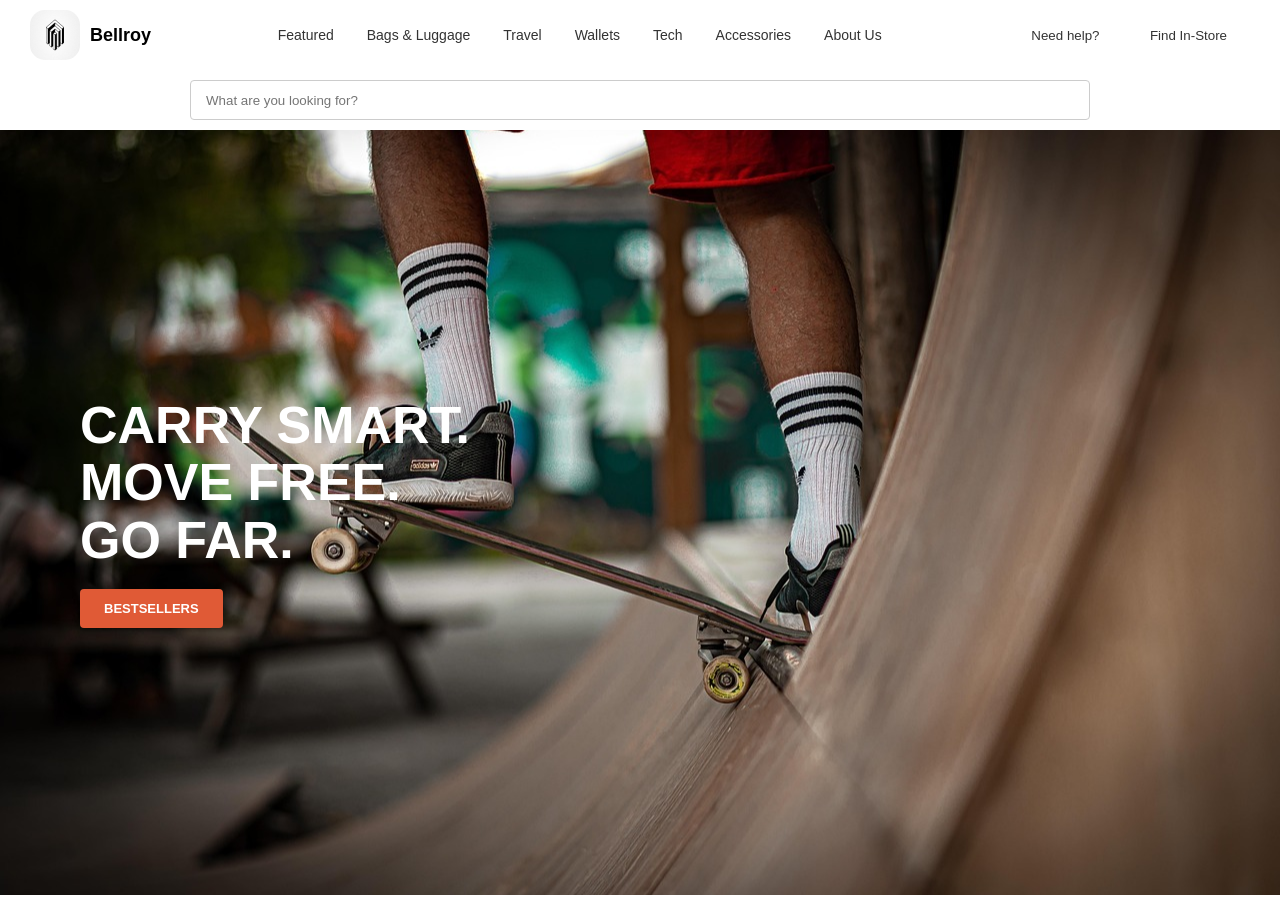
<file: bellroy-landing-page/html/index.html>
<!doctype html>
<html lang="en">
  <head>
    <meta charset="UTF-8" />
    <meta name="viewport" content="width=device-width, initial-scale=1.0" />
    <title>Bellroy Landing Page</title>
    <link rel="stylesheet" href="../css/style.css" />
  </head>
  <body>
    <!-- header -->
    <header class="header-container">
      <div class="brand-container">
        <img src="../img/logo.png" alt="logo-bellroy" class="logo-container" />
        <p class="bellroy-teks">Bellroy</p>
      </div>

      <nav class="nav-container">
        <ul class="ul-container">
          <li class="li-container">Featured</li>
          <li class="li-container">Bags & Luggage</li>
          <li class="li-container">Travel</li>
          <li class="li-container">Wallets</li>
          <li class="li-container">Tech</li>
          <li class="li-container">Accessories</li>
          <li class="li-container">About Us</li>
        </ul>
      </nav>

      <div class="button-container">
        <button type="button">Need help?</button>
        <button type="button">Find In-Store</button>
      </div>
    </header>
    <!-- header end -->

    <!-- search bar -->
    <div class="container-search">
      <form action="/search" method="GET" class="search-form">
        <input
          type="search"
          name="q"
          placeholder="What are you looking for?"
          class="input-container"
        />
      </form>
    </div>
    <!-- search bar end -->

    <!-- main -->
    <main class="hero-section">
      <div class="hero-content">
        <h1>CARRY SMART. <br />MOVE FREE. <br />GO FAR.</h1>
        <a href="#" class="btn-bestsellers">BESTSELLERS</a>
      </div>
    </main>
    <!-- main end -->
  </body>
</html>
</file>
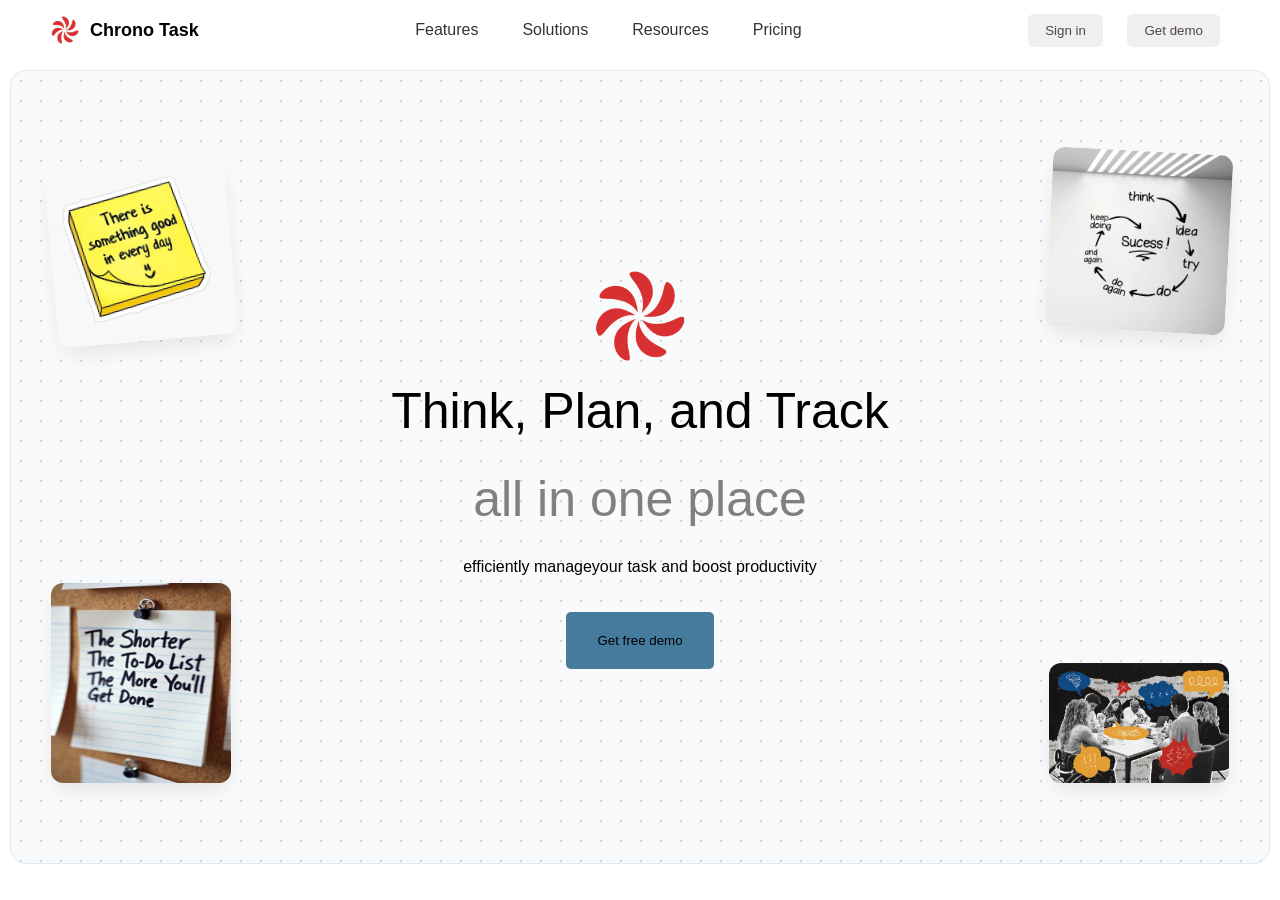
<file: chronotask-landing-page/html/index.html>
<!doctype html>
<html lang="en">
  <head>
    <meta charset="UTF-8" />
    <meta name="viewport" content="width=device-width, initial-scale=1.0" />
    <title>ChronoTask Landing Page</title>
    <link rel="stylesheet" href="../css/style.css" />
  </head>
  <body>
    <!-- header -->
    <header class="header-container">
      <div class="brand-container">
        <img src="../img/logo.png" alt="logo-chrono-task" class="logo-image" />

        <p class="chrono-teks">Chrono Task</p>
      </div>

      <nav class="navbar-container">
        <ul class="ul-nav">
          <li class="li-nav"><a href="" class="a-li">Features</a></li>
          <li class="li-nav"><a href="" class="a-li">Solutions</a></li>
          <li class="li-nav"><a href="" class="a-li">Resources</a></li>
          <li class="li-nav"><a href="" class="a-li">Pricing</a></li>
        </ul>
      </nav>

      <div class="button-container">
        <button class="button" type="submit">Sign in</button>
        <button class="button" type="button">Get demo</button>
      </div>
    </header>
    <!-- header end -->

    <!-- main -->
    <main class="main-container">
      <!-- Pindahkan 4 gambar ini ke DALAM main -->
      <img
        src="../img/sticky-note.png"
        class="floating-img img-top-left"
        alt="Sticky Note"
      />
      <img
        src="../img/reminders.png"
        class="floating-img img-top-right"
        alt="Reminders"
      />
      <img
        src="../img/today-task.png"
        class="floating-img img-bottom-left"
        alt="Today Tasks"
      />
      <img
        src="../img/integrations.png"
        class="floating-img img-bottom-right"
        alt="Integrations"
      />

      <div class="judul-container">
        <img src="../img/logo.png" alt="logo-layar" class="logo-judul" />
        <p class="teks-container">
          <span class="span-1">Think, Plan, and Track</span>
          <span class="span-2">all in one place</span
          ><span class="span-3"
            >efficiently manageyour task and boost productivity</span
          >
        </p>
        <button type="button" class="button-judul">Get free demo</button>
      </div>
    </main>
    <!-- main end -->
  </body>
</html>
</file>
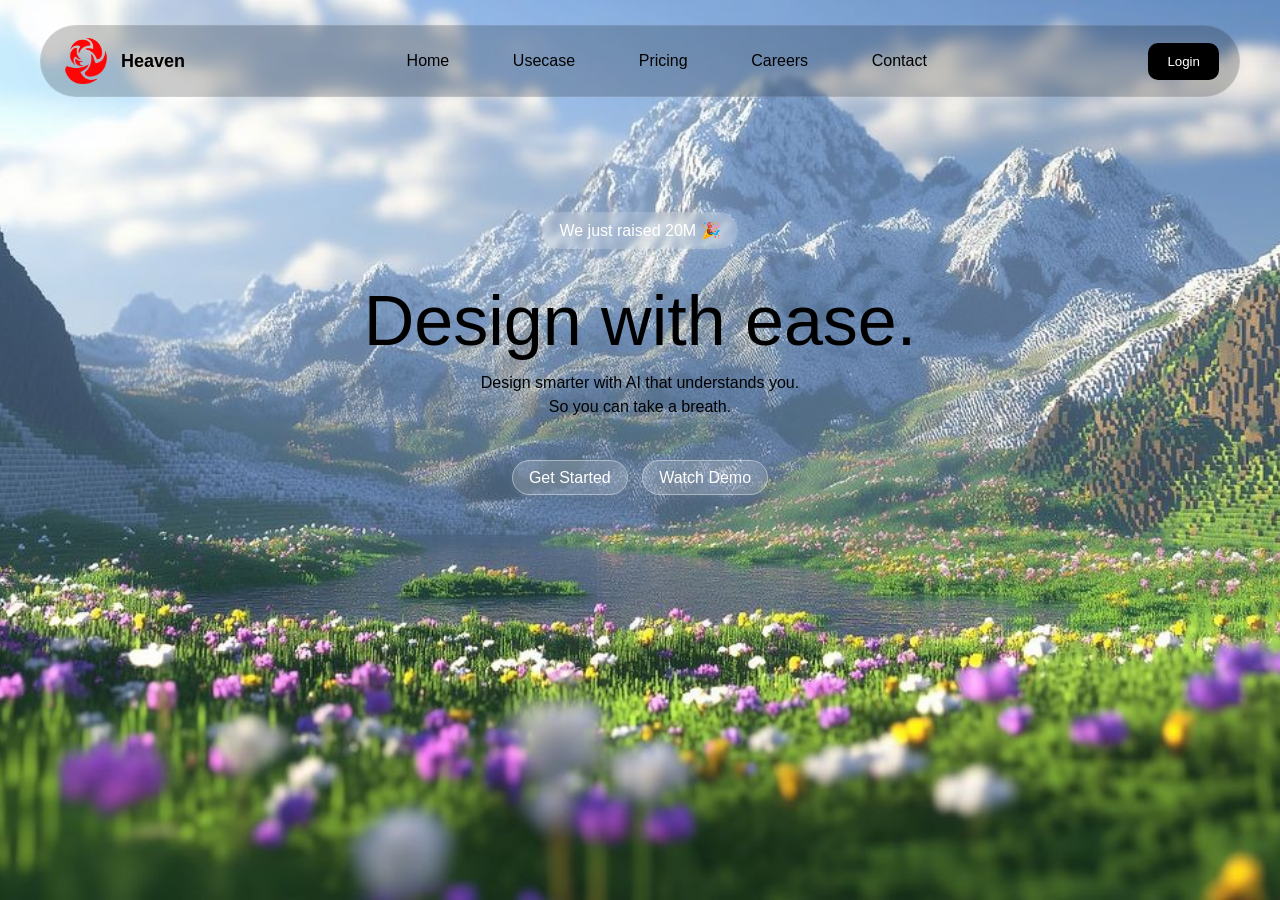
<file: heaven-landing-page/html/index.html>
<!doctype html>
<html lang="en">
  <head>
    <meta charset="UTF-8" />
    <meta name="viewport" content="width=device-width, initial-scale=1.0" />
    <title>Heaven landing page</title>
    <link rel="stylesheet" href="../css/style.css" />
  </head>
  <body>
    <!-- header -->
    <header class="header-container">
      <div class="brand-container">
        <img src="../img/logo.png" alt="" class="logo-img" />
        <p class="teks-heaven">Heaven</p>
      </div>

      <nav>
        <ul class="ul-container">
          <li class="li-container">Home</li>
          <li class="li-container">Usecase</li>
          <li class="li-container">Pricing</li>
          <li class="li-container">Careers</li>
          <li class="li-container">Contact</li>
        </ul>
      </nav>

      <button type="button" class="btn-header">Login</button>
    </header>
    <!-- header end -->

    <!-- main -->
    <main class="main-container">
      <p class="pill-badge">We just raised 20M 🎉</p>

      <div class="judul-container">
        <p class="judul-utama">Design with ease.</p>
        <p class="sub-judul">
          Design smarter with AI that understands you. <br> <span>So you can take a breath.</span>
        </p>
      </div>

      <div class="a-container">
        <a href="#" class="a-link">Get Started</a>
        <a href="#" class="a-link1">Watch Demo</a>
      </div>
    </main>
    <!-- main end -->
  </body>
</html>
</file>
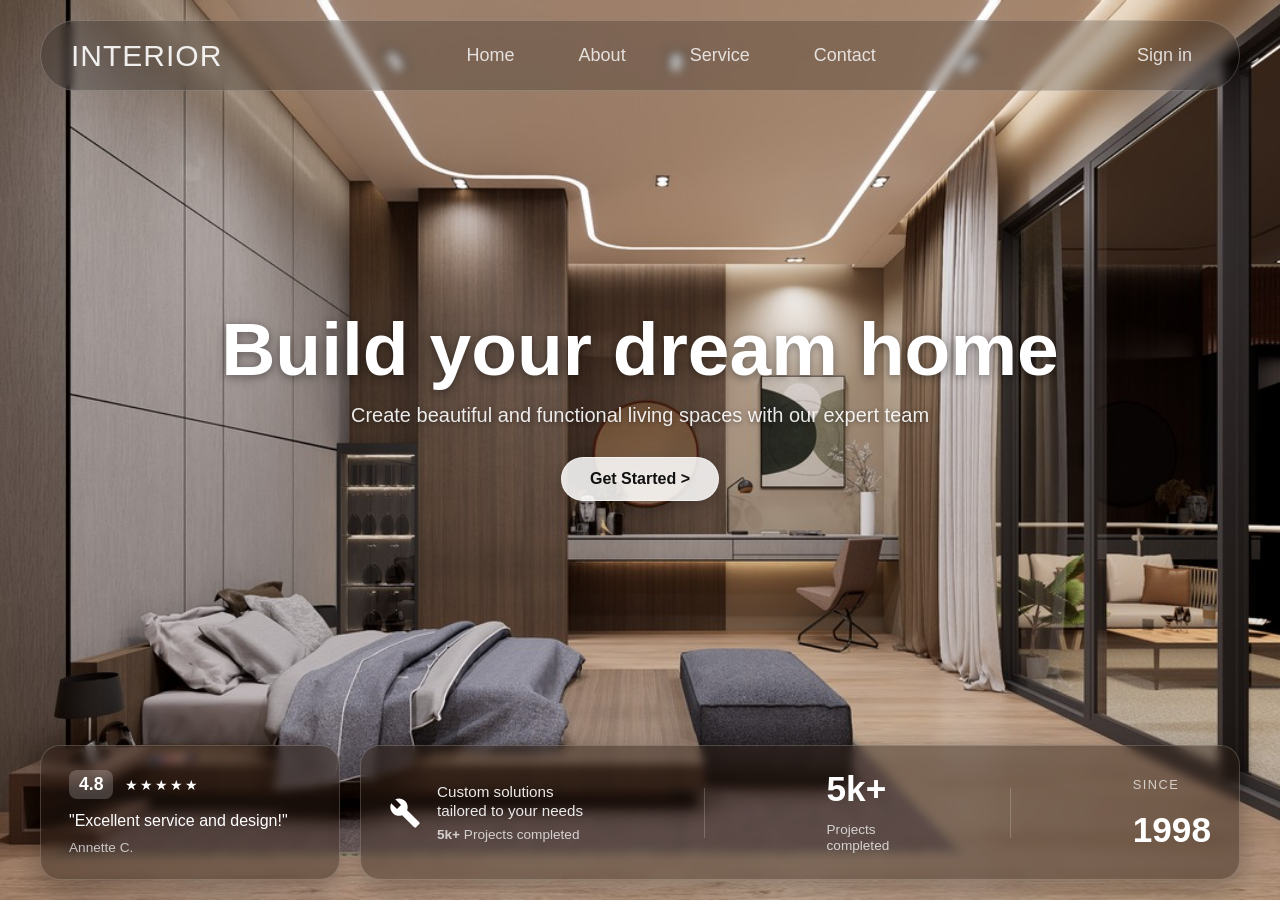
<file: interior-landing-page/html/index.html>
<!doctype html>
<html lang="en">
  <head>
    <meta charset="UTF-8" />
    <meta name="viewport" content="width=device-width, initial-scale=1.0" />
    <title>Interior Landing Page</title>
    <link rel="stylesheet" href="../css/style.css" />
  </head>
  <body>
    <!-- Header / Navbar -->
    <header class="header-container">
      <p class="interior-teks">INTERIOR</p>

      <nav>
        <ul class="ul-container">
          <li class="li-container">Home</li>
          <li class="li-container">About</li>
          <li class="li-container">Service</li>
          <li class="li-container">Contact</li>
        </ul>
      </nav>

      <a href="#" class="angker">Sign in</a>
    </header>
    <!-- Header End -->

    <!-- Main Content -->
    <main class="main-container">
      <!-- Judul & Tombol Utama -->
      <div class="judul-container">
        <p class="judul-teks">
          <span class="span1">Build your dream home</span>
          <span class="span2"
            >Create beautiful and functional living spaces with our expert
            team</span
          >
        </p>

        <button type="button" class="btn-main">Get Started &gt;</button>
      </div>

      <!-- Kartu Bagian Bawah -->
      <div class="bottom-cards">
        <!-- Kartu Kiri: Testimonial & Rating -->
        <div class="card-left">
          <div class="rating-header">
            <span class="score">4.8</span>
            <span class="stars">★★★★★</span>
          </div>
          <p class="quote">"Excellent service and design!"</p>
          <p class="author">Annette C.</p>
        </div>

        <!-- Kartu Kanan: Statistik & Layanan (Lebar) -->
        <div class="card-right">
          <!-- Kolom 1: Custom Solutions -->
          <div class="stat-item">
            <svg
              class="stat-icon"
              xmlns="http://www.w3.org/2000/svg"
              viewBox="0 0 24 24"
              fill="currentColor"
            >
              <path
                d="M22.7 19l-9.1-9.1c.9-2.3.4-5-1.5-6.9-2-2-5-2.4-7.4-1.3L9 6 6 9 1.6 4.7C.4 7.1.9 10.1 2.9 12.1c1.9 1.9 4.6 2.4 6.9 1.5l9.1 9.1c.4.4 1 .4 1.4 0l2.4-2.4c.4-.3.4-1 0-1.3z"
              />
            </svg>
            <div>
              <p class="stat-text">
                Custom solutions<br />tailored to your needs
              </p>
              <p class="stat-sub"><strong>5k+</strong> Projects completed</p>
            </div>
          </div>

          <!-- Garis Pembatas Vertikal -->
          <div class="divider"></div>

          <!-- Kolom 2: Projects Completed -->
          <div class="stat-item center-text">
            <h2>5k+</h2>
            <p class="stat-sub">Projects<br />completed</p>
          </div>

          <!-- Garis Pembatas Vertikal -->
          <div class="divider"></div>

          <!-- Kolom 3: Since Year -->
          <div class="stat-item right-text">
            <p class="stat-label">SINCE</p>
            <h2>1998</h2>
          </div>
        </div>
      </div>
    </main>
    <!-- Main End -->
  </body>
</html>
</file>
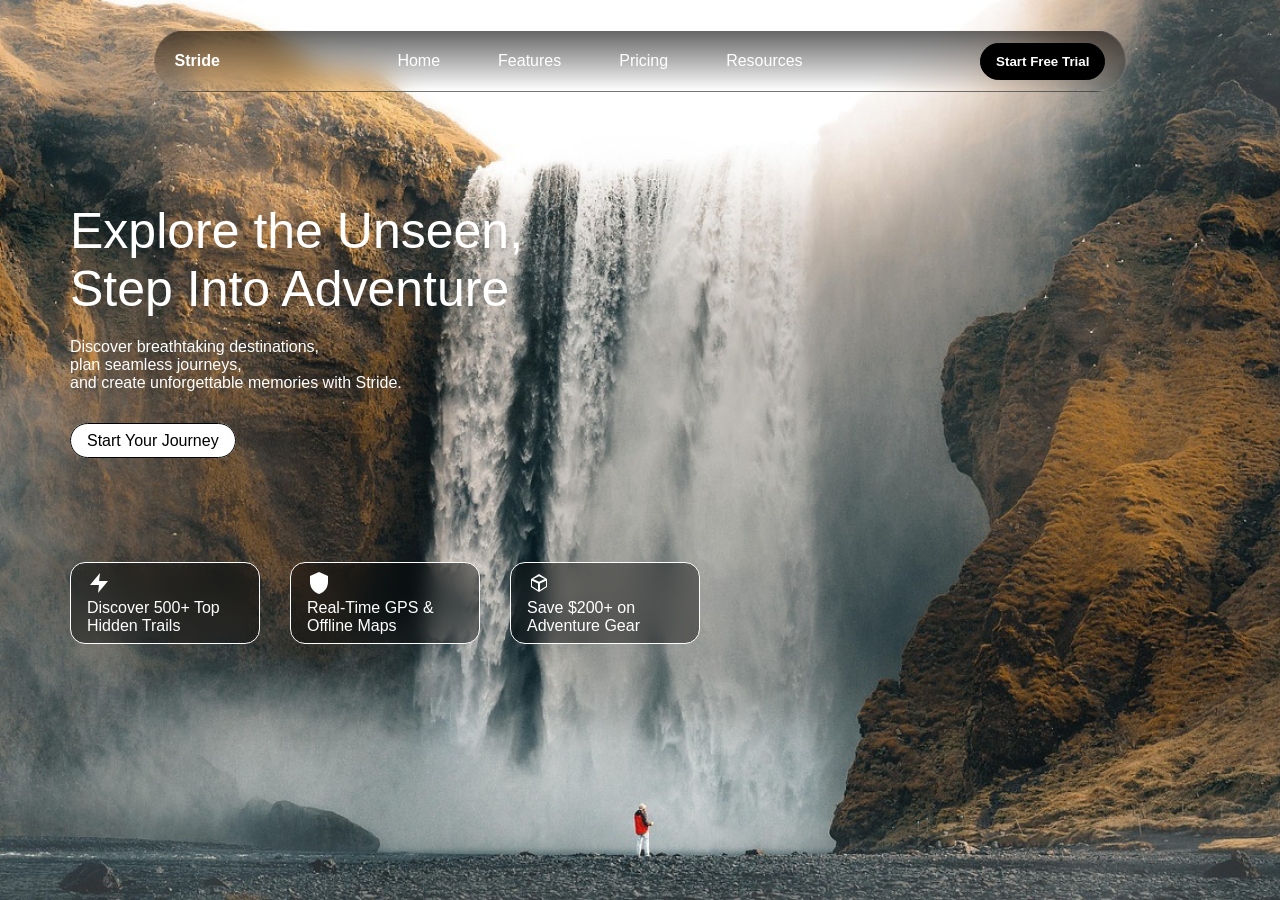
<file: stride-landing-page/html/index.html>
<!doctype html>
<html lang="en">
  <head>
    <meta charset="UTF-8" />
    <meta name="viewport" content="width=device-width, initial-scale=1.0" />
    <title>Stride landing page</title>
    <link rel="stylesheet" href="../css/style.css" />
  </head>
  <body>
    <!-- header -->
    <header class="header-container">
      <div class="stride-container">
        <p class="stride-teks">Stride</p>
      </div>

      <nav>
        <ul class="ul-container">
          <li class="li-container">Home</li>
          <li class="li-container">Features</li>
          <li class="li-container">Pricing</li>
          <li class="li-container">Resources</li>
        </ul>
      </nav>

      <button type="button" class="btn-header">Start Free Trial</button>
    </header>
    <!-- header end -->

    <!-- main -->
    <main class="main-container">
      <div class="deskripsi-container">
        <p class="judul-main">
          Explore the Unseen, <br />
          Step Into Adventure
        </p>
        <p class="deskripsi-main">
          Discover breathtaking destinations, <br />
          plan seamless journeys, <br />
          and create unforgettable memories with Stride.
        </p>
        <a href="#" class="btn-syj">Start Your Journey</a>
      </div>

      <div class="hero-cards">
        <div class="card-item">
          <!-- SVG Petir (⚡) Warna Putih -->
          <svg
            class="icon"
            xmlns="http://www.w3.org/2000/svg"
            viewBox="0 0 24 24"
            fill="white"
            width="24"
            height="24"
          >
            <path d="M13 2L3 14h9l-1 8 10-12h-9l1-8z" />
          </svg>
          <p>Discover 500+ Top Hidden Trails</p>
        </div>

        <div class="card-item">
          <!-- SVG Perisai (🛡️) Warna Putih -->
          <svg
            class="icon"
            xmlns="http://www.w3.org/2000/svg"
            viewBox="0 0 24 24"
            fill="white"
            width="24"
            height="24"
          >
            <path
              d="M12 1L3 5v6c0 5.55 3.84 10.74 9 12 5.16-1.26 9-6.45 9-12V5l-9-4z"
            />
          </svg>
          <p>Real-Time GPS & Offline Maps</p>
        </div>

        <div class="card-item">
          <!-- SVG Paket (📦) Warna Putih -->
          <svg
            class="icon"
            xmlns="http://www.w3.org/2000/svg"
            viewBox="0 0 24 24"
            fill="white"
            width="24"
            height="24"
          >
            <path
              d="M20 8l-8-5-8 5v8l8 5 8-5V8zm-8-2.7L17.8 8 12 10.7 6.2 8 12 5.3zM5 9.8l6 2.7v6.5l-6-3.8V9.8zm14 5.4l-6 3.8v-6.5l6-2.7v5.4z"
            />
          </svg>
          <p>Save $200+ on Adventure Gear</p>
        </div>
      </div>
    </main>
    <!-- main end -->
  </body>
</html>
</file>
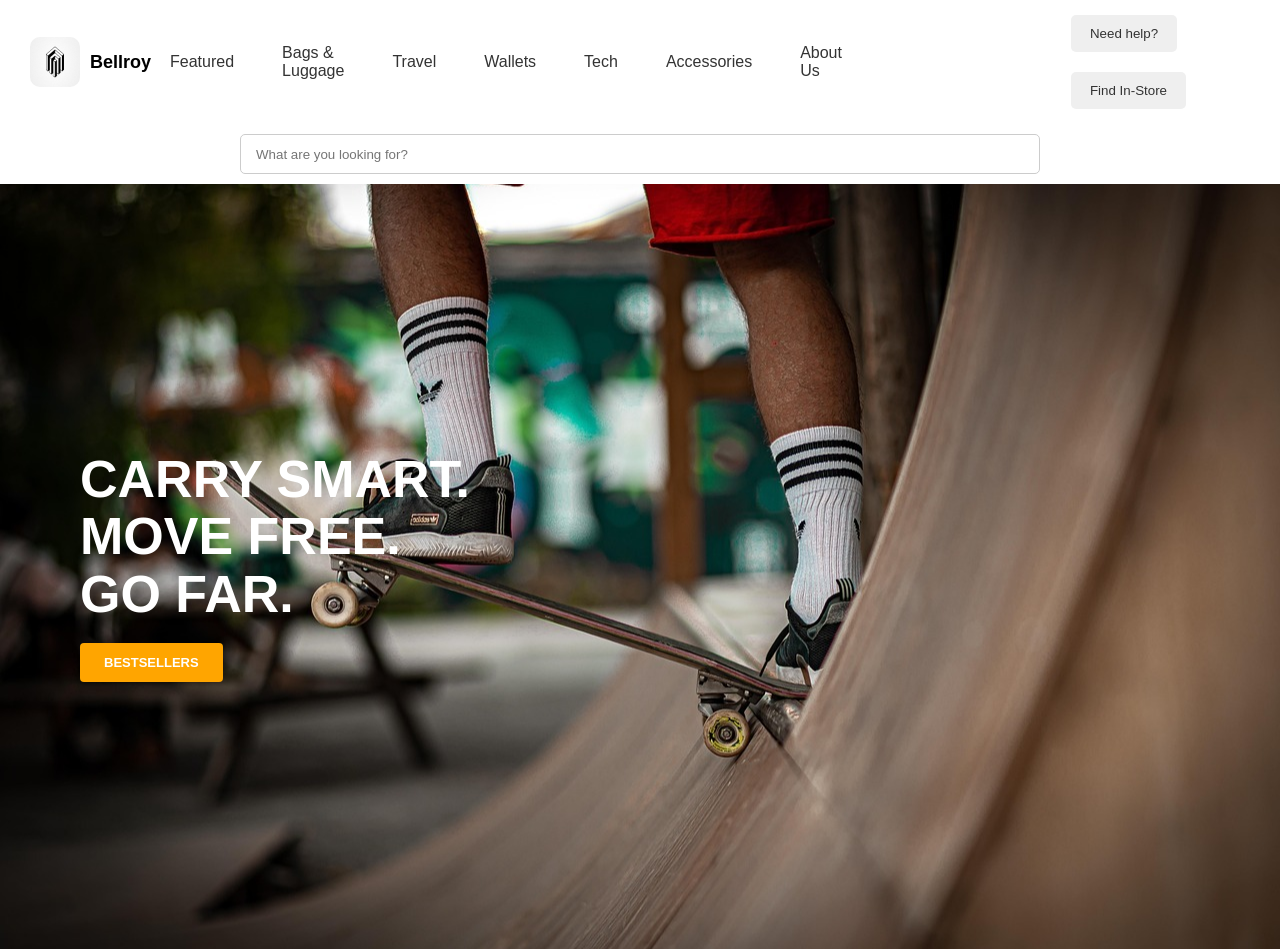
<file: bellroy-landing-page/html/try.html>
<!doctype html>
<html lang="en">
  <head>
    <meta charset="UTF-8" />
    <meta name="viewport" content="width=device-width, initial-scale=1.0" />
    <title>Try Bellroy Landing Page</title>
    <link rel="stylesheet" href="../css/try.css" />
  </head>
  <body>
    <!-- header -->
    <header class="header-container">
      <div class="brand-container">
        <img src="../img/logo.png" alt="" class="logo-img" />
        <p class="teks-container">Bellroy</p>
      </div>

      <nav class="nav-container">
        <ul class="ul-container">
          <li class="li-container">Featured</li>
          <li class="li-container">Bags & Luggage</li>
          <li class="li-container">Travel</li>
          <li class="li-container">Wallets</li>
          <li class="li-container">Tech</li>
          <li class="li-container">Accessories</li>
          <li class="li-container">About Us</li>
        </ul>
      </nav>

      <div class="btn-container">
        <button type="button" class="button-header">Need help?</button>
        <button type="button" class="button-header">Find In-Store</button>
      </div>
    </header>
    <!-- header end-->

    <!-- search bar -->
    <div class="search-container">
      <form action="/search" method="get" class="form-search">
        <input
          type="search"
          name="q"
          placeholder="What are you looking for?"
          class="input-container"
        />
      </form>
    </div>
    <!-- search bar end -->

    <!-- main -->
    <main class="main-container">
      <div class="hero-content">
        <h1>
          CARRY SMART. <br />
          MOVE FREE. <br />
          GO FAR.
        </h1>
        <a href="#" class="btn-bestsellers">BESTSELLERS</a>
      </div>
    </main>
    <!-- main end -->
  </body>
</html>
</file>
<file: bellroy-landing-page/css/style.css>
/* Reset Global */
* {
  margin: 0;
  padding: 0;
  box-sizing: border-box;
}

body {
  font-family: sans-serif;
  overflow-x: hidden;
}

.header-container {
  display: flex;
  justify-content: space-between;
  align-items: center;
  padding: 10px 30px;
}

.brand-container {
  display: flex;
  align-items: center;
  gap: 10px;
}

.logo-container {
  width: 50px;
  height: 50px;
  border-radius: 15px;
}

.bellroy-teks {
  font-size: large;
  font-weight: bold;
}

.nav-container {
  margin-right: 0; /* FIX: Dihapus margin 200px */
}

.ul-container {
  display: flex;
  align-items: center;
  justify-content: center;
  gap: 5px;
  list-style-type: none;
}

.li-container {
  color: #333;
  border: 2px solid transparent;
  border-radius: 5px;
  padding: 6px 12px;
  font-size: 14px;
  transition: all 0.3s ease;
  cursor: pointer;
}

.li-container:hover {
  background-color: #406093;
  color: white;
  border-color: #547792;
}

button {
  background: none;
  color: #333;
  margin: 5px;
  padding: 8px 16px;
  border: 2px solid transparent;
  border-radius: 5px;
  transition: all 0.2s ease;
  cursor: pointer;
}

button:hover {
  background-color: #406093;
  color: white;
  border-color: #547792;
}

.container-search {
  margin: 10px 0;
  padding: 0 20px;
}

.search-form {
  display: flex;
  justify-content: center;
  align-items: center;
}

.input-container {
  padding-left: 15px;
  width: 100%;
  max-width: 900px; /* FIX: Lebih fleksibel di berbagai layar */
  height: 40px;
  border: 1px solid #ccc;
  border-radius: 4px;
}

.hero-section {
  width: 100%;
  height: calc(100vh - 135px);

  background-image: url(../img/image.png);
  background-size: cover;
  background-position: center;

  display: flex;
  align-items: center;
  padding-left: 80px;
}

.hero-content h1 {
  color: #ffffff;
  font-size: 52px;
  font-weight: 900;
  line-height: 1.1;
  margin-bottom: 20px;
}

.btn-bestsellers {
  display: inline-block;
  background-color: #e05a36;
  color: #ffffff;
  padding: 12px 24px;
  text-decoration: none;
  font-weight: bold;
  font-size: 13px;
  border-radius: 4px;
}

/* ==========================================
   RESPONSIVE DESIGN (PC, IPAD, HP)
   ========================================== */

/* 1. LAPTOP KECIL / TABLET LANDSCAPE */
@media (max-width: 1024px) {
  .header-container {
    padding: 10px 15px;
  }

  .li-container {
    padding: 5px 8px;
    font-size: 13px;
  }
}

/* 2. TABLET / IPAD PORTRAIT */
@media (max-width: 768px) {
  .header-container {
    flex-direction: column;
    padding: 15px;
    gap: 15px;
  }

  .ul-container {
    flex-wrap: wrap;
    justify-content: center;
  }

  .hero-section {
    height: 60vh;
    padding-left: 40px;
  }

  .hero-content h1 {
    font-size: 38px;
  }
}

/* 3. HP / MOBILE */
@media (max-width: 480px) {
  .button-container {
    display: flex;
    width: 100%;
    justify-content: center;
  }

  .hero-section {
    height: 70vh;
    padding: 0 20px;
    justify-content: center;
    text-align: center;
  }

  .hero-content h1 {
    font-size: 28px;
  }

  .btn-bestsellers {
    padding: 10px 18px;
    font-size: 12px;
  }
}
</file>
<file: chronotask-landing-page/css/style.css>
body {
  margin: 0;
  font-family: sans-serif;
}

.header-container {
  background-color: white;
  display: flex;
  justify-content: space-between;
  align-items: center;
  height: 60px;
  padding: 0 50px;
}

.brand-container {
  display: flex;
  align-items: center;
  gap: 10px;
}

.logo-image {
  width: 30px;
  height: 30px;
  border-radius: 5px;
}

.chrono-teks {
  font-weight: bold;
  font-size: large;
  margin: 0;
}

.ul-nav {
  display: flex;
  align-items: center;
  justify-content: center;
  margin: 0;
  padding: 0;
  gap: 10px;
}

.li-nav {
  list-style-type: none;
}

.a-li {
  text-decoration: none;
  color: #333;
  padding: 8px 16px;
  border: 1px solid transparent;
  border-radius: 6px;
  transition: all 0.2s ease;
}

.a-li:hover {
  border-color: #3b82f6;
  background-color: #457b9d;
  color: white;
}

/* .a-li:focus {
  outline: none;
} */

.button {
  margin: 10px;
  color: #524646;
  padding: 8px 16px;
  border: 1px solid transparent;
  border-radius: 6px;
  transition: all 0.2s ease;
}

.button:hover {
  border-color: #3b82f6;
  background-color: #457b9d;
  color: white;
}

/* ====================================== */

.main-container {
  position: relative; /* Penting! Agar posisi absolute gambar mengacu ke main ini */
  height: 88vh;
  display: flex;
  justify-content: center;
  align-items: center;

  /* Background titik-titik kita sebelumnya */
  background-color: #f8fafc;
  background-image: radial-gradient(#cbd5e1 1.5px, transparent 1.5px);
  background-size: 20px 20px;

  margin: 10px;
  border: 1px solid #e2e8f0;
  border-radius: 16px;
  overflow: hidden; /* Mencegah gambar keluar dari border jika terlalu ke pinggir */
}

/* 2. Styling Umum Gambar Melayang */
.floating-img {
  position: absolute; /* Bebas diatur posisinya */
  width: 180px; /* Sesuaikan ukuran gambar */
  height: auto;
  box-shadow: 0 10px 25px -5px rgba(0, 0, 0, 0.1); /* Bayangan halus agar timbul */
  border-radius: 12px;
  z-index: 1; /* Di atas background, di bawah teks jika menumpuk */
}

/* 3. Atur Posisi Masing-Masing Gambar di Pojok */
.img-top-left {
  top: 90px;
  left: 40px;
  transform: rotate(
    -5deg
  ); /* (Opsional) Bikin agak miring biar lebih estetik */
}

.img-top-right {
  top: 80px;
  right: 40px;
  transform: rotate(3deg);
}

.img-bottom-left {
  bottom: 80px;
  left: 40px;
  height: 200px;
}

.img-bottom-right {
  bottom: 80px;
  right: 40px;
}

/* 4. Konten Tengah agar Selalu di Atas Gambar */
.hero-content {
  position: relative;
  z-index: 2; /* Supaya teks & tombol tidak tertutup gambar */
  text-align: center;
}

.judul-container {
  display: flex;
  align-items: center;
  justify-content: space-between;
  flex-direction: column;
  margin: 100px;
}

.logo-judul {
  width: 100px;
  height: 100px;
}

.teks-container {
  display: flex;
  flex-direction: column;
  align-items: center;
  gap: 10px;
  text-align: center;
}

.teks-container span {
  display: block;
  margin-bottom: 20px;
}

.span-1 {
  font-family: sans-serif;
  font-size: 50px;
  color: black;
}

.span-2 {
  font-family: sans-serif;
  font-size: 50px;
  color: grey;
}

.button-judul {
  color: black;
  padding: 20px 30px;
  border: 1px solid transparent;
  border-radius: 5px;
  transition: all 0.2s ease;
  background-color: #457b9d;
}

.button-judul:hover {
  border-color: #3b82f6;
  color: white;
}

/* Responsive */
@media (max-width: 768px) {
  .header-container {
    flex-direction: column;
    gap: 12px;
    padding: 12px 16px;
  }

  .navbar-container {
    width: 100%;
  }

  .ul-nav {
    justify-content: space-around;
    width: 100%;
    gap: 4px;
  }

  .a-li {
    padding: 8px 10px;
    font-size: 14px;
  }

  .button-container {
    display: flex;
    gap: 6px;
  }

  .button {
    margin: 0;
  }

  .main-container {
    height: calc(100vh - 190px);
    margin: 10px;
  }

  .judul-container {
    width: 100%;
    margin: 0;
    padding: 20px;
  }

  .logo-judul {
    width: 76px;
    height: 76px;
  }

  .span-1,
  .span-2 {
    font-size: clamp(30px, 7vw, 50px);
    line-height: 1.1;
  }

  .span-3 {
    max-width: 90%;
    font-size: 14px;
    line-height: 1.5;
  }

  .floating-img {
    width: 120px;
  }

  .img-bottom-left {
    height: 135px;
    width: auto;
  }
}

@media (max-width: 480px) {
  .header-container {
    min-height: 120px;
    padding: 10px 8px;
  }

  .brand-container {
    gap: 6px;
  }

  .chrono-teks {
    font-size: 15px;
  }

  .logo-image {
    width: 28px;
    height: 28px;
  }

  .a-li {
    padding: 7px 5px;
    font-size: 12px;
  }

  .button {
    padding: 7px 9px;
    font-size: 12px;
  }

  .main-container {
    height: calc(100vh - 150px);
    margin: 8px;
    border-radius: 12px;
  }

  .floating-img {
    display: none;
  }

  .judul-container {
    padding: 12px;
    gap: 8px;
  }

  .logo-judul {
    width: 64px;
    height: 64px;
  }

  .span-1,
  .span-2 {
    font-size: clamp(24px, 8vw, 36px);
  }

  .teks-container span {
    margin-bottom: 10px;
  }

  .span-3 {
    font-size: 12px;
  }

  .button-judul {
    padding: 12px 18px;
    font-size: 13px;
  }
}
</file>
<file: heaven-landing-page/css/style.css>
* {
  margin: 0;
  padding: 0;
  box-sizing: border-box;
}

body {
  /* background-color: blue; */
  padding-top: 15px;
  background-image: url(../img/image.png);
  background-size: cover;
  background-position: top center;
  background-repeat: no-repeat;
  min-height: 100vh;
  font-family: sans-serif;
  overflow-x: hidden;
  color: #000;
}

.header-container {
  background: rgba(0, 0, 0, 0.2);
  backdrop-filter: blur(3px);
  -webkit-backdrop-filter: blur(10px);
  padding: 10px 20px;
  width: min(100% - 32px, 1200px);
  margin: 10px auto;
  display: flex;
  justify-content: space-between;
  align-items: center;
  border: 1px solid rgba(255, 255, 255, 0.1);
  border-radius: 50px;
}

.brand-container {
  display: flex;
  justify-content: center;
  align-items: center;
  gap: 10px;
}

.logo-img {
  width: 50px;
  height: 50px;
}

.teks-heaven {
  font-weight: bold;
  font-size: large;
}

.ul-container {
  display: flex;
  justify-content: center;
  align-items: center;
  gap: clamp(8px, 2vw, 30px);
  list-style-type: none;
}

.li-container {
  border: 3px solid transparent;
  border-radius: 10px;
  padding: 8px 16px;
  transition: all 0.3s ease;
  cursor: pointer;
  color: black;
}

.li-container:hover {
  background-color: rgba(255, 255, 255, 0.25);
  border-color: rgba(255, 255, 255, 0.4);
  color: #ffffff;
  box-shadow: 0 0 15px rgba(255, 255, 255, 0.25);
  transform: translateY(-2px);
}

.btn-header {
  padding: 8px 16px;
  border: 3px solid transparent;
  border-radius: 10px;
  transition: all 0.3s ease;
  cursor: pointer;
  background-color: black;
  color: white;
}

.btn-header:hover {
  background-color: rgba(255, 255, 255, 0.25);
  border-color: rgba(255, 255, 255, 0.4);
  color: #ffffff;
  box-shadow: 0 0 15px rgba(255, 255, 255, 0.25);
  transform: translateY(-2px);
}

/* ======================================== */

.main-container {
  /* background-color: grey; */
  width: min(100% - 32px, 1000px);
  margin: clamp(80px, 13vh, 130px) auto 0;
  display: flex;
  flex-direction: column;
  justify-content: center;
  gap: 30px;
  align-items: center;
  height: auto;
}

.pill-badge {
  background: rgba(0, 0, 0, 0.2);
  backdrop-filter: blur(3px);
  -webkit-backdrop-filter: blur(10px);
  background-color: rgba(255, 255, 255, 0.2);
  border-color: rgba(255, 255, 255, 0.4);
  color: #ffffff;
  box-shadow: 0 0 15px rgba(255, 255, 255, 0.1);
  transform: translateY(-2px);
  padding: 8px 16px;
  border: 1px solid transparent;
  border-radius: 50px;
}

.judul-container {
  display: flex;
  flex-direction: column;
  align-items: center;
  justify-content: center;
  gap: 10px;
}

.judul-utama {
  max-width: 100%;
  font-size: clamp(2.75rem, 7vw, 70px);
  text-align: center;
}

.sub-judul {
  text-align: center;
  line-height: 1.5;
}

span {
  display: flex;
  justify-content: center;
  align-items: center;
}

.a-container {
  margin-top: 20px;
}

.a-link,
.a-link1 {
  color: black;
  margin: 5px;
  text-decoration: none;
  padding: 8px 16px;
  border: 1px solid black;
  border-radius: 50px;
  /* background-color: white; */
  background: rgba(0, 0, 0, 0.2);
  backdrop-filter: blur(3px);
  -webkit-backdrop-filter: blur(10px);
  background-color: rgba(255, 255, 255, 0.2);
  border-color: rgba(255, 255, 255, 0.4);
  color: #ffffff;
  box-shadow: 0 0 15px rgba(255, 255, 255, 0.1);
  transform: translateY(-2px);
  cursor: pointer;
  transition: all 0.3s ease;
}

.a-link:hover {
  background-color: rgba(255, 255, 255, 0.25);
  border-color: rgba(255, 255, 255, 0.4);
  color: #ffffff;
  box-shadow: 0 0 15px rgba(255, 255, 255, 0.25);
  transform: translateY(-2px);
}

.a-link1:hover {
  background-color: rgba(255, 255, 255, 0.25);
  border-color: rgba(255, 255, 255, 0.4);
  color: #ffffff;
  box-shadow: 0 0 15px rgba(255, 255, 255, 0.25);
  transform: translateY(-2px);
}

@media (max-width: 900px) {
  .header-container {
    gap: 12px;
    padding-inline: 16px;
  }

  .ul-container {
    gap: 4px;
  }

  .li-container {
    padding: 8px 10px;
  }
}

@media (max-width: 600px) {
  body {
    padding-top: 8px;
    background-position: center top;
  }

  .header-container {
    width: calc(100% - 20px);
    margin: 8px auto;
    padding: 10px 12px;
    border-radius: 24px;
    flex-wrap: wrap;
    justify-content: center;
  }

  .brand-container {
    width: 100%;
  }

  nav {
    width: 100%;
  }

  .ul-container {
    justify-content: center;
    flex-wrap: wrap;
  }

  .li-container {
    padding: 6px 8px;
    font-size: 0.9rem;
  }

  .main-container {
    width: calc(100% - 24px);
    margin-top: 70px;
    gap: 22px;
  }

  .sub-judul br {
    display: none;
  }

  .a-container {
    display: flex;
    flex-wrap: wrap;
    justify-content: center;
    gap: 8px;
    margin-top: 10px;
  }

  .a-link,
  .a-link1 {
    margin: 0;
  }
}
</file>
<file: interior-landing-page/css/style.css>
* {
  margin: 0;
  padding: 0;
  box-sizing: border-box;
}

body {
  background-image: url(../img/image.jpeg);
  background-repeat: no-repeat;
  background-size: cover;
  background-position: center;
  background-attachment: fixed;
  overflow-x: hidden;

  /* Bikin body persis setinggi layar dan gunakan Flexbox */
  min-height: 100vh;
  display: flex;
  flex-direction: column;
  font-family: sans-serif;
  padding: 10px 0 0 0; /* Rapikan padding */
}

/* ================= HEADER / NAVBAR ================= */
.header-container {
  margin: 10px auto;
  padding: 15px 30px;
  width: min(100% - 32px, 1200px);
  display: flex;
  justify-content: space-between;
  align-items: center;
  border: 1px solid rgba(255, 255, 255, 0.2);
  border-radius: 50px;
  background: rgba(0, 0, 0, 0.2);
  backdrop-filter: blur(5px);
  -webkit-backdrop-filter: blur(10px);
}

.interior-teks {
  color: rgba(255, 255, 255, 0.9);
  font-family: stencil, sans-serif;
  font-size: 30px;
  letter-spacing: 1px;
}

.ul-container {
  display: flex;
  justify-content: center;
  align-items: center;
  gap: 30px;
}

.li-container {
  color: rgba(255, 255, 255, 0.8);
  padding: 8px 16px;
  list-style-type: none;
  font-size: large;
  border: 1px solid transparent;
  border-radius: 10px;
  transition: all 0.3s ease;
  cursor: pointer;
}

.li-container:hover {
  background-color: rgba(255, 255, 255, 0.25);
  border-color: rgba(255, 255, 255, 0.4);
  color: #ffffff;
  box-shadow: 0 0 15px rgba(255, 255, 255, 0.25);
  transform: translateY(-2px);
}

.angker {
  font-size: large;
  padding: 8px 16px;
  border: 1px solid transparent;
  text-decoration: none;
  color: rgba(255, 255, 255, 0.8);
  border-radius: 10px;
  transition: all 0.3s ease;
  cursor: pointer;
}

.angker:hover {
  background-color: rgba(255, 255, 255, 0.25);
  border-color: rgba(255, 255, 255, 0.4);
  color: #ffffff;
  box-shadow: 0 0 15px rgba(255, 255, 255, 0.25);
  transform: translateY(-2px);
}

/* ================= MAIN CONTAINER ================= */
.main-container {
  padding: 0;
  margin: 0 auto;
  width: min(100% - 32px, 1200px);
  display: flex;
  flex-direction: column;
  align-items: center;
  justify-content: space-between;

  /* flex: 1 akan mengambil SISA RUANG KOSONG secara presisi tanpa bikin scroll */
  flex: 1;
}

/* --- Area Judul Utama --- */
.judul-container {
  gap: 30px;
  display: flex;
  flex-direction: column;
  justify-content: center;
  align-items: center;
  text-align: center;
  margin-top: auto;
  margin-bottom: auto;
}

.judul-teks {
  display: flex;
  flex-direction: column;
  justify-content: center;
  align-items: center;
  gap: 12px;
}

.span1 {
  font-size: clamp(40px, 6vw, 75px);
  font-weight: 600;
  color: white;
  text-shadow: 0 2px 10px rgba(0, 0, 0, 0.4);
}

.span2 {
  color: rgba(255, 255, 255, 0.9);
  font-size: clamp(16px, 2vw, 20px);
  max-width: 650px;
  text-shadow: 0 1px 5px rgba(0, 0, 0, 0.4);
}

.btn-main {
  padding: 12px 28px;
  background-color: rgba(255, 255, 255, 0.85);
  border: 1px solid rgba(255, 255, 255, 0.5);
  border-radius: 30px;
  transition: all 0.3s ease;
  cursor: pointer;
  font-size: 1rem;
  font-weight: 600;
  color: #111111;
  box-shadow: 0 4px 15px rgba(0, 0, 0, 0.2);
}

.btn-main:hover {
  background-color: #ffffff;
  transform: translateY(-2px);
  box-shadow: 0 6px 20px rgba(0, 0, 0, 0.3);
}

/* ================= BOTTOM CARDS ================= */
.bottom-cards {
  display: flex;
  gap: 20px;
  width: 100%;
  margin-top: 40px;
  margin-bottom: 20px;
}

/* Styling Dasar Kaca (Glassmorphism) */
.card-left,
.card-right {
  background: rgba(45, 30, 20, 0.45);
  backdrop-filter: blur(5px);
  -webkit-backdrop-filter: blur(16px);
  border: 1px solid rgba(255, 255, 255, 0.18);
  border-radius: 20px;
  padding: 24px 28px;
  color: #ffffff;
  box-shadow: 0 10px 30px rgba(0, 0, 0, 0.3);
}

/* --- Kartu Kiri (Rating & Review) --- */
.card-left {
  flex: 0 0 300px;
  display: flex;
  flex-direction: column;
  justify-content: space-between;
}

.rating-header {
  display: flex;
  align-items: center;
  gap: 12px;
  margin-bottom: 12px;
}

.rating-header .score {
  background: rgba(255, 255, 255, 0.2);
  padding: 4px 10px;
  border-radius: 8px;
  font-size: 1.1rem;
  font-weight: 700;
}

.rating-header .stars {
  color: #ffffff;
  font-size: 0.9rem;
  letter-spacing: 2px;
}

.card-left .quote {
  font-size: 1rem;
  font-weight: 500;
  margin: 0 0 8px 0;
  line-height: 1.3;
}

.card-left .author {
  font-size: 0.85rem;
  opacity: 0.7;
  margin: 0;
}

/* --- Kartu Kanan (Statistik Panjang) --- */
.card-right {
  flex: 1;
  display: flex;
  align-items: center;
  justify-content: space-between;
}

.stat-item {
  display: flex;
  align-items: center;
  gap: 16px;
}

.stat-icon {
  width: 32px;
  height: 32px;
  color: #ffffff;
  flex-shrink: 0;
}

.stat-text {
  font-size: 0.95rem;
  margin: 0 0 6px 0;
  line-height: 1.3;
  opacity: 0.9;
}

.stat-sub {
  font-size: 0.85rem;
  margin: 0;
  opacity: 0.75;
  line-height: 1.2;
}

.stat-item h2 {
  font-size: 2.2rem;
  font-weight: 600;
  margin: 0;
  line-height: 1;
}

.stat-label {
  font-size: 0.8rem;
  letter-spacing: 1.5px;
  opacity: 0.7;
  margin: 0 0 4px 0;
}

/* Garis Pembatas Vertikal (Divider) */
.divider {
  width: 1px;
  height: 50px;
  background: rgba(255, 255, 255, 0.2);
}

/* Alignment Helper */
.center-text,
.right-text {
  flex-direction: column;
  align-items: flex-start;
}

/* ================= RESPONSIVE DESIGN (HP & TABLET) ================= */
@media (max-width: 768px) {
  /* Navbar disesuaikan */
  .header-container {
    padding: 12px 20px;
  }

  .ul-container {
    gap: 10px;
  }

  .li-container {
    padding: 6px 10px;
    font-size: 0.9rem;
  }

  /* Main container diberi scroll jika layar HP sangat pendek */
  body {
    overflow-y: auto;
  }

  /* Judul disesuaikan */
  .span1 {
    font-size: clamp(28px, 8vw, 40px);
  }

  .span2 {
    font-size: 0.95rem;
  }

  /* Ubah susunan kartu dari menyamping menjadi menumpuk ke bawah */
  .bottom-cards {
    flex-direction: column;
    gap: 15px;
  }

  .card-left {
    flex: 1 1 auto;
    width: 100%;
  }

  .card-right {
    flex-direction: column;
    align-items: flex-start;
    gap: 20px;
  }

  /* Ubah garis pembatas vertikal jadi horizontal */
  .divider {
    width: 100%;
    height: 1px;
  }
}
</file>
<file: stride-landing-page/css/style.css>
* {
  margin: 0;
  padding: 0;
  box-sizing: border-box;
}

body {
  min-height: 100vh;
  padding-top: 30px;
  background-image: url(../img/image2.png);
  background-repeat: no-repeat;
  background-size: cover;
  background-position: bottom center;
  font-family: sans-serif;
  overflow-x: hidden;
}

.header-container {
  display: flex;
  justify-content: space-between;
  align-items: center;
  background: rgba(0, 0, 0, 0.4);
  backdrop-filter: blur(12px);
  -webkit-backdrop-filter: blur(12px);
  margin: 0 clamp(20px, 12vw, 200px);
  padding: 10px 20px;
  border: 1px solid rgba(255, 255, 255, 0.1);
  border-radius: 50px;
  background: linear-gradient(
    180deg,
    rgba(0, 0, 0, 0.6) 0%,
    rgba(0, 0, 0, 0) 100%
  );
  /* url("../img/image2.png"); */
  /* background-size: cover; */
}

.stride-teks {
  font-weight: bold;
  color: #ffffff;
  /* font-size: large; */
}

.ul-container {
  display: flex;
  justify-content: center;
  align-items: center;
  gap: 20px;
  color: #ffffff;
  list-style-type: none;
}

.li-container {
  border: 3px solid transparent;
  border-radius: 10px;
  padding: 8px 16px;
  transition: all 0.3s ease;
  cursor: pointer;
}

.li-container:hover {
  background-color: rgba(
    0,
    0,
    0,
    0.6
  ); /* Background hitam transparan lebih pekat */
  color: #f59e0b; /* Teks kuning/oranye hangat */
  border-color: #f59e0b; /* Border warna oranye hangat */
  box-shadow: 0 4px 12px rgba(0, 0, 0, 0.5); /* Bayangan gelap di bawah */
  transform: translateY(-2px);
}

.btn-header {
  cursor: pointer;
  color: #ffffff;
  background-color: black;
  border-radius: 50px;
  padding: 10px 15px;
  border: 1px solid black;
  font-weight: bold;
}

.btn-header:hover {
  background-color: rgba(0, 0, 0, 0.7); /* Background hitam transparan pekat */
  color: #f59e0b; /* Teks berubah ke oranye/kuning hangat */
  border-color: #f59e0b; /* Border menyala oranye hangat */
  box-shadow: 0 0 15px rgba(245, 158, 11, 0.4); /* Efek glow oranye halus */
  transform: translateY(-2px); /* Efek terangkat sedikit */
}

/* ========================================== */

.main-container {
  /* background-color: blue; */
  margin: clamp(60px, 10vw, 100px) clamp(20px, 4vw, 50px);
  padding: 10px 20px;
}

.deskripsi-container {
  /* background-color: green; */
  margin-bottom: 10px;
  /* margin-right: 410px; */
  min-height: 280px;
  width: min(100%, 500px);
}

.judul-main {
  color: #ffffff;
  font-size: clamp(36px, 4vw, 50px);
  /* font-weight: bold; */
  margin-bottom: 20px;
}

.deskripsi-main {
  color: #ffffff;
  margin-bottom: 40px;
}

.btn-syj {
  border: 1px solid black;
  text-decoration: none;
  padding: 8px 16px;
  border-radius: 50px;
  background-color: #ffffff;
  color: black;
  transition: all 0.3s ease;
  cursor: pointer;
}

.btn-syj:hover {
  background-color: rgba(
    0,
    0,
    0,
    0.6
  ); /* Background hitam transparan lebih pekat */
  color: #f59e0b; /* Teks kuning/oranye hangat */
  border-color: #f59e0b; /* Border warna oranye hangat */
  box-shadow: 0 4px 12px rgba(0, 0, 0, 0.5); /* Bayangan gelap di bawah */
  transform: translateY(-2px);
}

.hero-cards {
  display: flex;
  justify-content: center;
  align-items: center;
  gap: 30px;

  width: min(100%, 630px);
  /* height: 150px; */
  /* background-color: grey; */
  /* margin-right: 500px; */
  margin-top: 80px;
}

.card-item {
  color: #ffffff;
  flex: 1 1 0;
  min-width: 0;
  padding: 8px 16px;
  border: 1px solid white;
  border-radius: 15px;
  background: rgba(0, 0, 0, 0.4);
  backdrop-filter: blur(12px);
  -webkit-backdrop-filter: blur(12px);
}

.icon{
  color: white;
}


@media (max-width: 768px) {
  .header-container {
    margin: 0 20px;
  }

  .main-container {
    margin: 60px 20px;
  }

  .deskripsi-container {
    min-height: 0;
  }

  .judul-main {
    font-size: 36px;
  }

  .hero-cards {
    flex-direction: column;
  }

  .card-item {
    width: 100%;
  }
}
</file>
<file: bellroy-landing-page/css/try.css>
* {
  margin: 0;
  padding: 0;
  box-sizing: border-box;
}

body {
  font-family: sans-serif;
  /* overflow-x: hidden; */
}

.header-container {
  /* background-color: antiquewhite; */
  display: flex;
  justify-content: space-between;
  align-items: center;
  padding: 5px 30px;
}

.brand-container {
  /* background-color: aqua; */
  display: flex;
  align-items: center;
  gap: 10px;
}

.logo-img {
  width: 50px;
  height: 50px;
  border-radius: 10px;
}

.teks-container {
  font-size: large;
  font-weight: bold;
}

.ul-container {
  margin-right: 200px;
  /* background-color: green; */
  display: flex;
  justify-content: center;
  align-items: center;
  gap: 10px;
  list-style-type: none;
}

.li-container {
  padding: 8px 16px;
  color: #333;
  border: 3px solid transparent;
  border-radius: 5px;
  cursor: pointer;
  transition: all 0.3s ease;
}

.li-container:hover {
  background-color: #406093;
  color: white;
  border-color: #547792;
}

.button-header {
  margin: 10px;
  padding: 8px 16px;
  border-radius: 5px;
  color: #333;
  border: 3px solid transparent;
  cursor: pointer;
  transition: all 0.3s ease;
}

.button-header:hover {
  background-color: #406093;
  color: white;
  border-color: #547792;
}

/* ======================================== */

.search-container {
  /* background-color: blue; */
  margin: 10px 0;
  padding: 0 20px;
}

.form-search {
  display: flex;
  justify-content: center;
  align-items: center;
}

.input-container {
  width: 100%;
  max-width: 800px;
  height: 40px;
  padding-left: 15px;
  border: 1px solid #ccc;
  border-radius: 5px;
}

/* ====================================== */

.main-container {
  background-image: url(../img/image.png);
  background-size: cover;
  background-position: center;

  width: 100%;
  height: calc(100vh - 135px);

  display: flex;
  align-items: center;
  padding-left: 80px;
  /* padding-top: 280px; */
}

.hero-content h1 {
  color: #ffffff;
  font-size: 52px;
  font-weight: 900;
  line-height: 1.1;
  margin-bottom: 20px;
}

.btn-bestsellers {
  display: inline-block;
  background-color: orange;
  color: #ffffff;
  padding: 12px 24px;
  text-decoration: none;
  font-weight: bold;
  font-size: 13px;
  border-radius: 4px;
}

/* ==========================================
   RESPONSIVE DESIGN (PC, IPAD, HP)
   ========================================== */

/* 1. LAPTOP KECIL / TABLET LANDSCAPE */
@media (max-width: 1024px) {
  .header-container {
    padding: 10px 15px;
  }

  .li-container {
    padding: 5px 8px;
    font-size: 13px;
  }
}

/* 2. TABLET / IPAD PORTRAIT */
@media (max-width: 768px) {
  .header-container {
    flex-direction: column;
    padding: 15px;
    gap: 15px;
  }

  .ul-container {
    flex-wrap: wrap;
    justify-content: center;
  }

  .hero-section {
    height: 60vh;
    padding-left: 40px;
  }

  .hero-content h1 {
    font-size: 38px;
  }
}

/* 3. HP / MOBILE */
@media (max-width: 480px) {
  .button-container {
    display: flex;
    width: 100%;
    justify-content: center;
  }

  .hero-section {
    height: 70vh;
    padding: 0 20px;
    justify-content: center;
    text-align: center;
  }

  .hero-content h1 {
    font-size: 28px;
  }

  .btn-bestsellers {
    padding: 10px 18px;
    font-size: 12px;
  }
}
</file>
